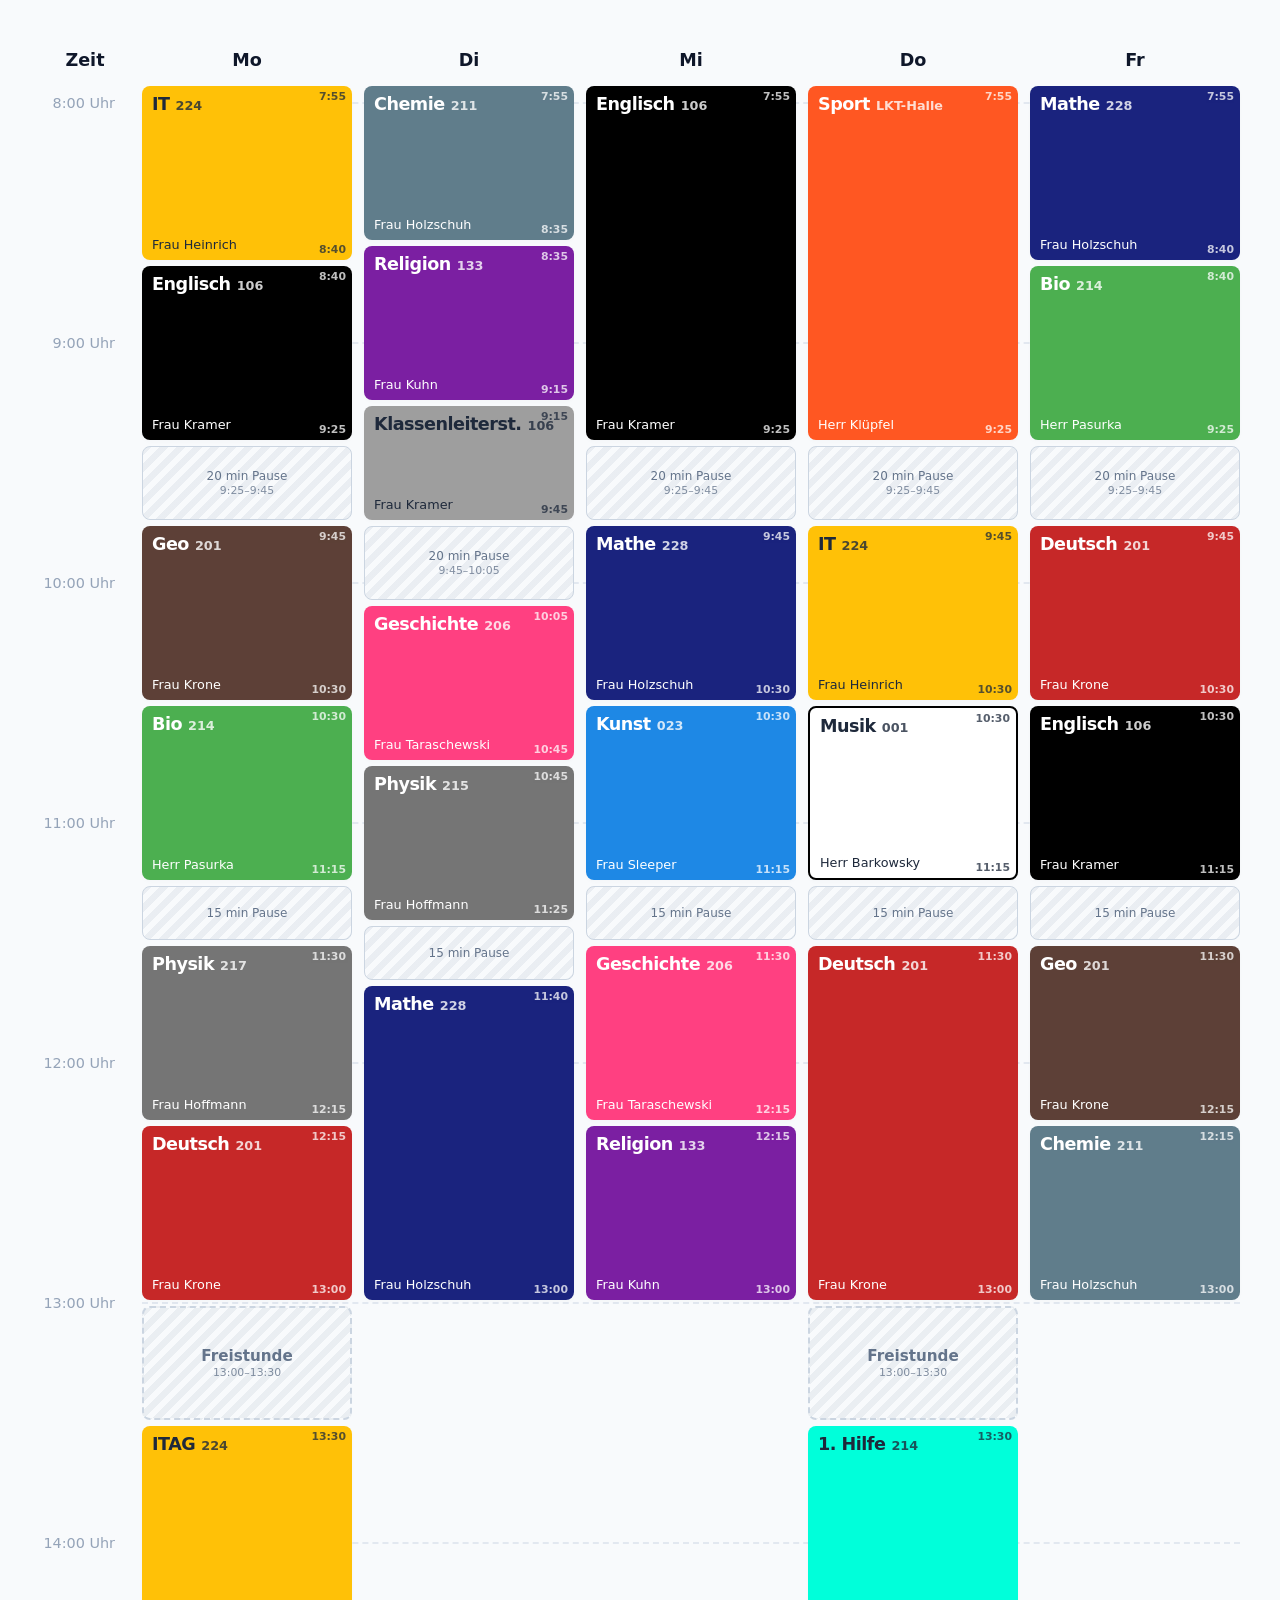
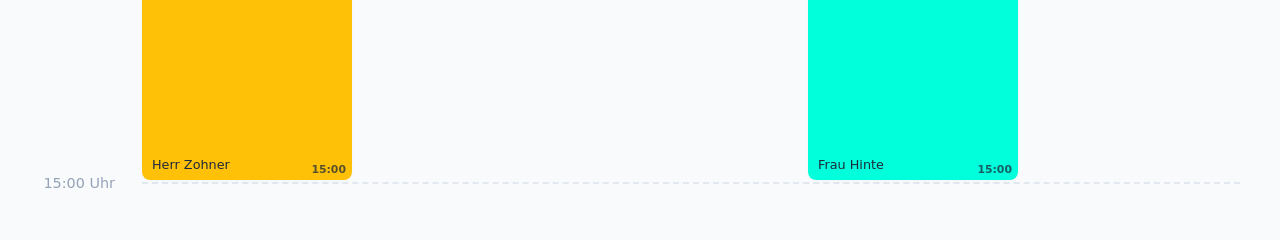
<file: index.html>
<!DOCTYPE html>
<html lang="de">
<head>
    <meta charset="UTF-8">
    <meta name="viewport" content="width=device-width, initial-scale=1.0">
    <title>Stundenplan</title>
    <style>
        :root {
            /* ============================================================
               FÄCHER – hier definieren (eine Zeile pro Fach)
               Format:  --fach-KÜRZEL: "Anzeigename | Lehrer | Raum | Farbe | Textfarbe (optional) | Randfarbe (optional)";
               (Textfarbe leer lassen = automatisch, z. B.  "... | #ffffff | | #000000"  für nur einen Rand)
               KÜRZEL = das Wort, das du unten im Plan eintippst (klein, ohne Leerzeichen)
               ============================================================ */
            --fach-it:         "IT | Frau Heinrich | 224 | #ffc107";
            --fach-englisch:   "Englisch | Frau Kramer | 106 | #000000";
            --fach-geo:        "Geo | Frau Krone | 201 | #5d4037";
            --fach-bio:        "Bio | Herr Pasurka | 214 | #4caf50";
            --fach-physik:     "Physik | Frau Hoffmann | 217 | #757575";
            --fach-deutsch:    "Deutsch | Frau Krone | 201 | #c62828";
            --fach-itag:       "ITAG | Herr Zohner | 224 | #ffc107";
            --fach-chemie:     "Chemie | Frau Holzschuh | 211 | #607d8b";
            --fach-religion:   "Religion | Frau Kuhn | 133 | #7b1fa2";
            --fach-kls:        "Klassenleiterst. | Frau Kramer | 106 | #9e9e9e";
            --fach-geschichte: "Geschichte | Frau Taraschewski | 206 | #ff4081";
            --fach-mathe:      "Mathe | Frau Holzschuh | 228 | #1a237e";
            --fach-kunst:      "Kunst | Frau Sleeper | 023 | #1e88e5";
            --fach-sport:      "Sport | Herr Klüpfel | LKT-Halle | #ff5722";
            --fach-musik:      "Musik | Herr Barkowsky | 001 | #ffffff | | #000000";
            --fach-erstehilfe: "1. Hilfe | Frau Hinte | 214 | #00ffda";

            /* ============================================================
               ZEITEN – hier einstellbar
               ============================================================ */
            --start:  "7:55";     /* Beginn der 1. Stunde */
            --stunde: 45;         /* Länge einer Stunde in Minuten */
            --pausen: "20 15";    /* Länge der Pausen der Reihe nach (letzte Zahl gilt für alle weiteren) */
            --frei:   30;         /* Länge einer Freistunde (Standard = eine Stunde) */

            --bg: #F8FAFC;
            --grid-line: #E2E8F0;
        }
        body { font-family: 'Segoe UI', system-ui, sans-serif; background-color: var(--bg); color: #1E293B; margin: 0; padding: 40px 20px; }
        .timetable-grid { --rowgap: 6px; display: grid; gap: var(--rowgap) 12px; max-width: 1200px; margin: 0 auto; position: relative; }
        .day-header { grid-row: 1; font-size: 1.1rem; font-weight: bold; text-align: center; align-self: center; color: #0F172A; }
        .time-label { grid-column: 1; align-self: start; margin-top: calc(var(--rowgap) / -2); transform: translateY(-50%); white-space: nowrap; color: #94A3B8; font-size: 0.9rem; text-align: right; padding-right: 15px; font-weight: 500; z-index: 10; }
        .hour-line { grid-column: 2 / -1; align-self: start; height: 0; border-top: 2px dashed var(--grid-line); z-index: 1; pointer-events: none; margin-top: calc(var(--rowgap) / -2 - 1px); }
        .card { border-radius: 8px; padding: 8px 10px; display: flex; flex-direction: column; justify-content: space-between; position: relative; box-shadow: 0 2px 4px rgba(0,0,0,0.02); z-index: 5; color: #1E293B; overflow: hidden; }
        .card-top { display: flex; justify-content: flex-start; align-items: baseline; gap: 6px; }
        .subject-code { font-size: 1.1rem; font-weight: 800; letter-spacing: -0.5px; }
        .room-number { font-size: 0.8rem; font-weight: 600; opacity: 0.8; }
        .subject-details { font-size: 0.8rem; font-weight: 500; margin-top: auto; white-space: nowrap; overflow: hidden; text-overflow: ellipsis; }
        .time-badge { position: absolute; font-size: 0.68rem; font-weight: 600; opacity: 0.75; }
        .time-badge.start { top: 4px; right: 6px; }
        .time-badge.end { bottom: 4px; right: 6px; }
        .break-zone, .free-zone { z-index: 6; border-radius: 8px; display: flex; flex-direction: column; align-items: center; justify-content: center; text-align: center; line-height: 1.25; box-sizing: border-box; overflow: hidden;
            background: repeating-linear-gradient(135deg, rgba(148,163,184,.14) 0 6px, transparent 6px 12px), var(--bg); }
        .break-zone { color: #64748B; font-size: 0.75rem; font-weight: 500; border: 1px solid #CBD5E1; }
        .free-zone { color: #64748B; font-size: 0.95rem; font-weight: 700; border: 2px dashed #CBD5E1; }
        .free-zone small, .break-zone small { font-size: 0.68rem; font-weight: 500; opacity: .8; }
        .now-line { position: absolute; height: 2px; background: #3B82F6; z-index: 20; pointer-events: none; display: none; }
        .now-line::before { content: ""; position: absolute; left: -3px; top: -4px; width: 10px; height: 10px; border-radius: 50%; background: #3B82F6; }
        .fehler { max-width: 1200px; margin: 0 auto 20px; padding: 10px 14px; border-radius: 8px; background: #FEE2E2; color: #991B1B; font-size: 0.9rem; }
        .fehler:empty { display: none; }

        /* ---------- Handy / schmale Bildschirme ---------- */
        .timetable-grid { --zeitcol: 90px; }
        @media (max-width: 700px) {
            body { padding: 16px 8px; }
            .timetable-grid { --zeitcol: 40px; --rowgap: 4px; gap: var(--rowgap) 5px; }
            .day-header { font-size: 0.85rem; }
            .time-label { font-size: 0.68rem; padding-right: 4px; }
            .time-label .uhr { display: none; }
            .card { padding: 4px 4px; border-radius: 6px; }
            .card-top { flex-wrap: wrap; gap: 0 4px; }
            .subject-code { font-size: 0.62rem; letter-spacing: 0; overflow-wrap: anywhere; hyphens: auto; -webkit-hyphens: auto; }
            .room-number { font-size: 0.58rem; }
            .subject-details { font-size: 0.55rem; }
            .time-badge { display: none; }
            .break-zone, .free-zone { font-size: 0.6rem; border-radius: 6px; }
            .break-zone small, .free-zone small { display: none; }
        }
    </style>
</head>
<body>
    <div class="fehler" id="fehler"></div>
    <div class="timetable-grid" id="grid"></div>

    <!-- ================================================================
         STUNDENPLAN – hier eintippen (eine Zeile pro Tag)
         Einfach die Fächer nacheinander schreiben:

           Mathe Deutsch Pause Sport Sport Pause ...

         Regeln:
           • Ein Fach = eine Stunde (Länge oben in :root bei --stunde).
             Zwei gleiche hintereinander = eine Doppelstunde.
           • Pause  = Länge aus --pausen (1. Pause, 2. Pause, ...)
           • Frei   = Freistunde (Länge aus --frei, normalerweise eine Stunde)
           • Andere Länge:    Chemie:40   Pause:10   Frei:30
           • Anderer Raum:    Physik/215   (Raum nur an diesem Tag)
           • Beides:          Physik/215:40
           • Start-Uhrzeit steht oben in :root (--start). Zeilen mit # davor werden ignoriert.
         ================================================================ -->
    <script type="text/plain" id="plan">
Mo: IT Englisch Pause Geo Bio Pause Physik Deutsch Frei ITAG ITAG
Di: Chemie:40 Religion:40 Kls:30 Pause Geschichte:40 Physik/215:40 Pause Mathe:40 Mathe:40
Mi: Englisch Englisch Pause Mathe Kunst Pause Geschichte Religion
Do: Sport Sport Pause IT Musik Pause Deutsch Deutsch Frei Erstehilfe Erstehilfe
Fr: Mathe Bio Pause Deutsch Englisch Pause Geo Chemie
    </script>

    <script>
    /* ---------- ab hier nichts ändern nötig ---------- */
    (function () {
        var rs = getComputedStyle(document.documentElement);
        function cfg(name, def) { var v = rs.getPropertyValue(name).trim().replace(/^["']|["']$/g, ""); return v || def; }
        var st = cfg("--start", "7:55").split(":");
        var START = (parseInt(st[0], 10) || 7) * 60 + (parseInt(st[1], 10) || 0);
        var STUNDE = parseInt(cfg("--stunde", "45"), 10) || 45;
        var FREI = parseInt(cfg("--frei", "45"), 10) || STUNDE;
        var PAUSEN = cfg("--pausen", "20 15").split(/[\s,]+/).map(Number).filter(function (n) { return n > 0; });
        if (!PAUSEN.length) PAUSEN = [20, 15];
        var TAGE = ["mo", "di", "mi", "do", "fr", "sa"];
        var NAMEN = { mo: "Mo", di: "Di", mi: "Mi", "do": "Do", fr: "Fr", sa: "Sa" };
        var fehler = [];

        function fmt(m) { return Math.floor(m / 60) + ":" + String(m % 60).padStart(2, "0"); }
        function fg(hex) {
            var n = parseInt(hex.slice(1), 16), r = n >> 16, g = (n >> 8) & 255, b = n & 255;
            return (r * 299 + g * 587 + b * 114) / 1000 > 150 ? "#1E293B" : "#fff";
        }
        function el(cls, text, tag) {
            var e = document.createElement(tag || "div");
            if (cls) e.className = cls;
            if (text != null) e.textContent = text;
            return e;
        }

        /* Fächer aus :root lesen */
        function leseFaecher() {
            var out = {};
            for (var s = 0; s < document.styleSheets.length; s++) {
                var rules; try { rules = document.styleSheets[s].cssRules; } catch (e) { continue; }
                for (var i = 0; i < rules.length; i++) {
                    if (rules[i].selectorText !== ":root") continue;
                    var st = rules[i].style;
                    for (var j = 0; j < st.length; j++) {
                        var n = st[j];
                        if (n.indexOf("--fach-") !== 0) continue;
                        var v = st.getPropertyValue(n).trim().replace(/^["']|["']$/g, "");
                        var p = v.split("|").map(function (x) { return x.trim(); });
                        out[n.slice(7).toLowerCase()] = { name: p[0], lehrer: p[1] || "", raum: p[2] || "", farbe: p[3] || "#CBD5E1", text: p[4] || "", rand: p[5] || "" };
                    }
                }
            }
            return out;
        }
        var faecher = leseFaecher();

        /* Plan lesen */
        var plan = {};
        document.getElementById("plan").textContent.split("\n").forEach(function (z) {
            z = z.trim();
            if (!z || z[0] === "#" || z.slice(0, 2) === "//") return;
            var i = z.indexOf(":");
            if (i < 0) return;
            var tag = z.slice(0, i).trim().toLowerCase().slice(0, 2);
            if (TAGE.indexOf(tag) < 0) { fehler.push("Unbekannter Tag: " + z.slice(0, i)); return; }
            plan[tag] = z.slice(i + 1).trim().split(/\s+/).filter(Boolean);
        });
        var tage = TAGE.filter(function (t) { return plan[t]; });
        if (!tage.length) { document.getElementById("fehler").textContent = "Kein Plan gefunden – bitte Zeilen wie „Mo: Mathe Deutsch Pause“ eintragen."; return; }

        /* Zeiten berechnen */
        var items = [], maxEnd = START + 6 * 60;
        tage.forEach(function (t, ci) {
            var time = START, pausen = 0, last = null;
            plan[t].forEach(function (tok) {
                var teile = tok.split(":");
                var haupt = teile[0].split("/");
                var key0 = haupt[0], key = key0.toLowerCase(), raumOv = haupt[1] || "";
                var dur = parseInt(teile[1], 10) || 0;

                if (key === "pause") {
                    dur = dur || PAUSEN[Math.min(pausen++, PAUSEN.length - 1)];
                    items.push({ ci: ci, kind: "pause", start: time, dur: dur });
                    time += dur; last = null; return;
                }
                if (key === "frei") {
                    dur = dur || FREI;
                    items.push({ ci: ci, kind: "frei", start: time, dur: dur });
                    time += dur; last = null; return;
                }
                dur = dur || STUNDE;
                var f = faecher[key];
                if (!f) fehler.push("Fach „" + key0 + "“ (" + NAMEN[t] + ") ist oben in :root nicht definiert (--fach-" + key + ").");
                var raum = raumOv || (f ? f.raum : "");
                if (last && last.key === key && last.raum === raum) {
                    last.dur += dur;
                } else {
                    last = { ci: ci, kind: "fach", key: key, f: f, label: key0, raum: raum, start: time, dur: dur };
                    items.push(last);
                }
                time += dur;
            });
            maxEnd = Math.max(maxEnd, time);
        });

        /* Raster aufbauen */
        var grid = document.getElementById("grid");
        var endH = Math.ceil(maxEnd / 60);
        var rows = Math.round((endH * 60 - START) / 5) + 1;
        grid.style.gridTemplateColumns = "var(--zeitcol) repeat(" + tage.length + ", minmax(0, 1fr))";
        grid.style.gridTemplateRows = "40px repeat(" + rows + ", 14px)";

        var zeit = el("day-header", "Zeit"); zeit.style.gridColumn = 1; grid.appendChild(zeit);
        tage.forEach(function (t, ci) {
            var h = el("day-header", NAMEN[t]); h.style.gridColumn = ci + 2; grid.appendChild(h);
        });
        for (var h = Math.floor(START / 60) + (START % 60 ? 1 : 0); h <= endH; h++) {
            var row = 2 + Math.round((h * 60 - START) / 5);
            var l = el("time-label", h + ":00 "); l.appendChild(el("uhr", "Uhr", "span")); l.style.gridRow = row; grid.appendChild(l);
            var ln = el("hour-line"); ln.style.gridRow = row; grid.appendChild(ln);
        }

        items.forEach(function (it) {
            var e, row = 2 + Math.round((it.start - START) / 5), span = Math.max(1, Math.round(it.dur / 5));
            var zeitText = fmt(it.start) + "–" + fmt(it.start + it.dur);
            if (it.kind === "pause") {
                e = el("break-zone"); e.title = zeitText;
                e.appendChild(el("", it.dur + " min Pause", "span"));
                if (span >= 4) e.appendChild(el("", zeitText, "small"));
            } else if (it.kind === "frei") {
                e = el("free-zone"); e.title = zeitText;
                e.appendChild(el("", "Freistunde", "span"));
                if (span >= 4) e.appendChild(el("", zeitText, "small"));
            }
            else {
                e = el("card");
                var f = it.f || { name: it.label, lehrer: "", farbe: "#E5E7EB", text: "" };
                e.style.background = f.farbe;
                e.style.color = f.text || fg(f.farbe);
                if (f.rand) e.style.border = "2px solid " + f.rand;
                var top = el("card-top");
                top.appendChild(el("subject-code", f.name, "span"));
                if (it.raum) top.appendChild(el("room-number", it.raum, "span"));
                e.appendChild(top);
                e.appendChild(el("subject-details", f.lehrer));
                e.appendChild(el("time-badge start", fmt(it.start), "span"));
                e.appendChild(el("time-badge end", fmt(it.start + it.dur), "span"));
            }
            e.style.gridColumn = it.ci + 2;
            e.style.gridRow = row + " / span " + span;
            grid.appendChild(e);
        });

        /* Blaue "Jetzt"-Linie im heutigen Tag */
        var jetzt = el("now-line");
        grid.appendChild(jetzt);
        function zeigeJetzt() {
            var d = new Date();
            var ci = tage.indexOf(["so", "mo", "di", "mi", "do", "fr", "sa"][d.getDay()]);
            var m = d.getHours() * 60 + d.getMinutes() + d.getSeconds() / 60;
            if (ci < 0 || m < START || m > endH * 60) { jetzt.style.display = "none"; return; }
            var kopf = grid.querySelectorAll(".day-header")[ci + 1];
            var gap = parseFloat(getComputedStyle(grid).rowGap) || 6;
            jetzt.style.left = kopf.offsetLeft + "px";
            jetzt.style.width = kopf.offsetWidth + "px";
            jetzt.style.top = (40 + gap + (m - START) / 5 * (14 + gap) - gap / 2 - 1) + "px";
            jetzt.style.display = "block";
        }
        zeigeJetzt();
        setInterval(zeigeJetzt, 30000);
        window.addEventListener("resize", zeigeJetzt);

        document.getElementById("fehler").textContent = fehler.join(" ");
    })();
    </script>
</body>
</html>
</file>
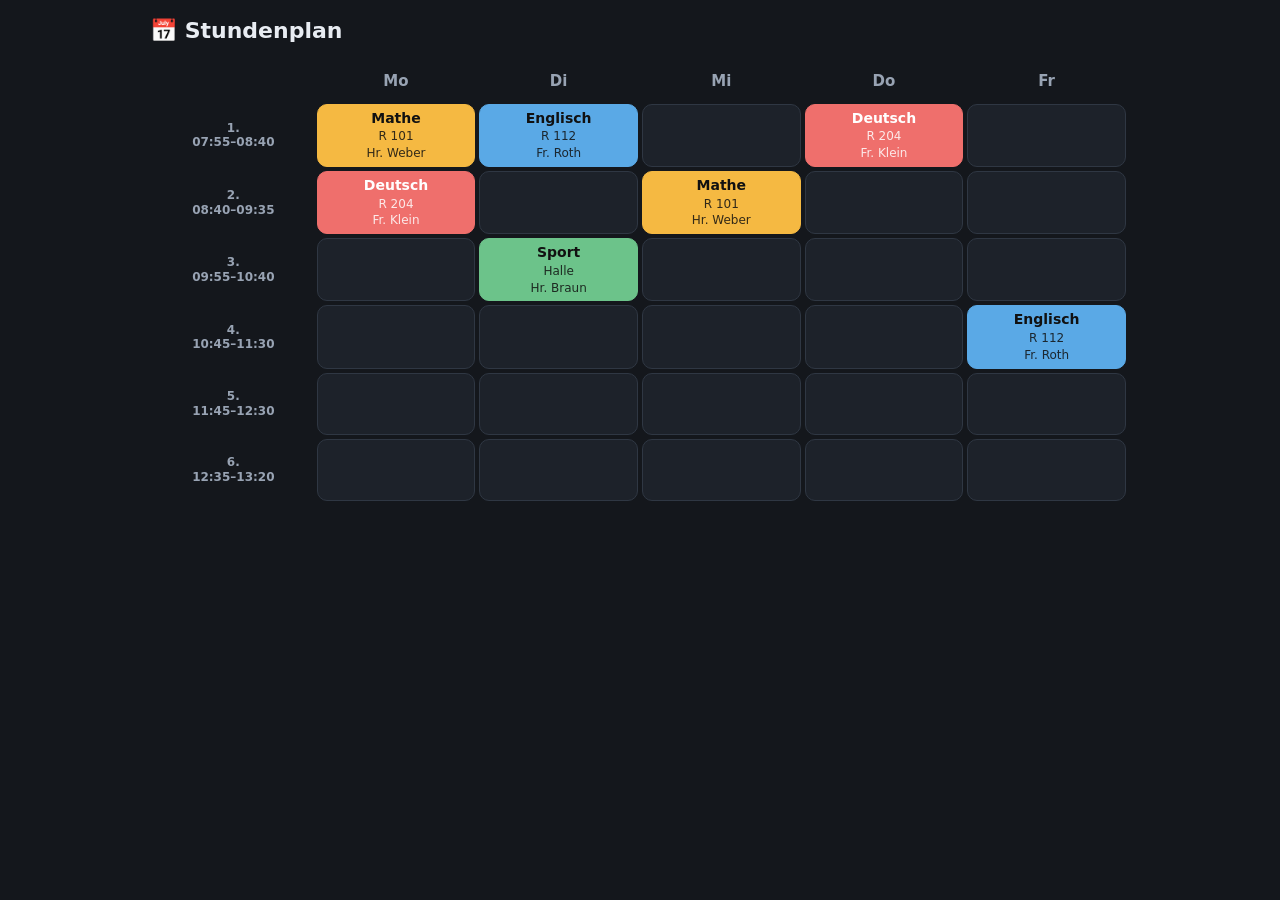
<file: Stundenplan.html>
<!DOCTYPE html>
<html lang="de" data-frame-refused-watch="" __gcrremoteframetoken="e8f2737ebd00de74ac87d27f30fb0242" data-theme="dark" style="color-scheme: dark;"><head>
<meta charset="utf-8">
<meta name="viewport" content="width=device-width, initial-scale=1, viewport-fit=cover">
<title>Stundenplan</title>
<style>
:root{--bg:#f6f7f9;--card:#fff;--tx:#1c2430;--mu:#6b7686;--bd:#dde1e8;--ac:#3b6ef5;
box-sizing:border-box;padding-top:env(safe-area-inset-top,0px);padding-bottom:env(safe-area-inset-bottom,0px)}
@media (prefers-color-scheme:dark){:root:not([data-theme="light"]){--bg:#14171c;--card:#1d222a;--tx:#e8ecf2;--mu:#98a3b3;--bd:#2f3743;--ac:#6d93ff}}
:root[data-theme="dark"]{--bg:#14171c;--card:#1d222a;--tx:#e8ecf2;--mu:#98a3b3;--bd:#2f3743;--ac:#6d93ff}
html{scroll-padding-top:env(safe-area-inset-top,0px)}
body{margin:0;background:var(--bg);color:var(--tx);font:15px/1.4 system-ui,-apple-system,"Segoe UI",Roboto,sans-serif}
main{max-width:980px;margin:0 auto;padding:16px}
header{display:flex;align-items:center;justify-content:space-between;gap:8px;flex-wrap:wrap;margin-bottom:12px}
h1{font-size:22px;margin:0}
button{font:inherit;border:1px solid var(--bd);background:var(--card);color:var(--tx);border-radius:8px;padding:7px 12px;cursor:pointer}
button.p{background:var(--ac);border-color:var(--ac);color:#fff}
.wrap{overflow-x:auto}
table{border-collapse:separate;border-spacing:4px;width:100%;min-width:560px;table-layout:fixed}
th{font-weight:600;padding:8px 4px;color:var(--mu)}
th.today{color:var(--ac)}
th.per{width:78px;font-size:12px;line-height:1.2}
th.per input{width:100%;box-sizing:border-box;font-size:12px}
td{height:62px;padding:0;vertical-align:middle;text-align:center}
.c{border-radius:10px;height:100%;min-height:62px;display:flex;flex-direction:column;justify-content:center;padding:4px;box-sizing:border-box;border:1px solid var(--bd);background:var(--card)}
.c b{font-size:14px}.c small{opacity:.85;font-size:12px}
.c.now{outline:3px solid var(--ac)}
.c select{width:100%}
.panel{background:var(--card);border:1px solid var(--bd);border-radius:12px;padding:12px;margin-top:16px}
.panel h2{font-size:16px;margin:0 0 8px}
.sub{display:grid;grid-template-columns:44px 1.4fr 1fr 1fr auto;gap:6px;margin-bottom:6px;align-items:center}
input,select{font:inherit;color:var(--tx);background:var(--bg);border:1px solid var(--bd);border-radius:6px;padding:6px;min-width:0}
input[type=color]{padding:0;height:34px;width:44px}
.msg{color:var(--mu);font-size:13px;margin-top:8px}
@media(max-width:560px){.sub{grid-template-columns:44px 1fr 1fr}.sub input:nth-child(4),.sub button{grid-column:span 1}}
</style>
</head>
<body data-__gcrweb-annotatedpagecontent-processed="33761265912582BC33E10A59C63ECD7B">
<main>
<header><h1>📅 Stundenplan</h1><div id="bar"></div></header>
<div id="app"></div>
<div class="msg" id="msg"></div>
</main>
<script id="state" type="application/json">{"days":["Mo","Di","Mi","Do","Fr"],"periods":[{"s":"07:55","e":"08:40"},{"s":"08:40","e":"09:35"},{"s":"09:55","e":"10:40"},{"s":"10:45","e":"11:30"},{"s":"11:45","e":"12:30"},{"s":"12:35","e":"13:20"}],"subjects":[{"id":"m","name":"Mathe","room":"R 101","teacher":"Hr. Weber","color":"#f5b942"},{"id":"d","name":"Deutsch","room":"R 204","teacher":"Fr. Klein","color":"#ef6f6c"},{"id":"e","name":"Englisch","room":"R 112","teacher":"Fr. Roth","color":"#5aa9e6"},{"id":"s","name":"Sport","room":"Halle","teacher":"Hr. Braun","color":"#6cc38a"}],"slots":{"0-0":"m","0-1":"d","1-0":"e","1-2":"s","2-1":"m","3-0":"d","4-3":"e"}}</script>
<script id="app-js">
(function(){
var S=JSON.parse(document.getElementById("state").textContent);
var edit=false,dirty=false,art=null,canEdit=false;
var app=document.getElementById("app"),bar=document.getElementById("bar"),msg=document.getElementById("msg");
function el(t,p,kids){var e=document.createElement(t);for(var k in (p||{})){if(k==="text")e.textContent=p[k];else if(k==="on")for(var ev in p.on)e.addEventListener(ev,p.on[ev]);else if(k in e&&k!=="list")e[k]=p[k];else e.setAttribute(k,p[k]);}(kids||[]).forEach(function(c){e.appendChild(c)});return e}
function sub(id){return S.subjects.filter(function(s){return s.id===id})[0]}
function fg(hex){var n=parseInt(hex.slice(1),16),r=n>>16,g=(n>>8)&255,b=n&255;return (r*299+g*587+b*114)/1000>150?"#111":"#fff"}
function mins(t){var a=t.split(":");return +a[0]*60+ +a[1]}
function nowPos(){var d=new Date(),day=d.getDay()-1,m=d.getHours()*60+d.getMinutes(),p=-1;S.periods.forEach(function(x,i){if(m>=mins(x.s)&&m<=mins(x.e))p=i});return{day:day,p:p}}
function render(){
 var np=nowPos();app.textContent="";bar.textContent="";
 if(canEdit){
  if(!edit)bar.appendChild(el("button",{text:"✏️ Bearbeiten",on:{click:function(){edit=true;render()}}}));
  else{bar.appendChild(el("button",{text:"Abbrechen",on:{click:function(){location.reload()}}}));bar.appendChild(document.createTextNode(" "));bar.appendChild(el("button",{className:"p",text:"💾 Speichern",on:{click:save}}));}
 }
 var t=el("table"),hr=el("tr");hr.appendChild(el("th"));
 S.days.forEach(function(d,i){hr.appendChild(el("th",{text:d,className:i===np.day?"today":""}))});t.appendChild(hr);
 S.periods.forEach(function(p,pi){
  var r=el("tr"),th=el("th",{className:"per"});
  if(edit){th.appendChild(el("input",{value:p.s,type:"time",on:{change:function(e){p.s=e.target.value;dirty=true}}}));th.appendChild(el("input",{value:p.e,type:"time",on:{change:function(e){p.e=e.target.value;dirty=true}}}));}
  else{th.appendChild(el("div",{text:(pi+1)+"."}));th.appendChild(el("div",{text:p.s+"–"+p.e}));}
  r.appendChild(th);
  S.days.forEach(function(d,di){
   var key=di+"-"+pi,s=sub(S.slots[key]),td=el("td"),c=el("div",{className:"c"+(di===np.day&&pi===np.p?" now":"")});
   if(edit){
    var sel=el("select");sel.appendChild(el("option",{value:"",text:"—"}));
    S.subjects.forEach(function(x){sel.appendChild(el("option",{value:x.id,text:x.name,selected:x.id===S.slots[key]}))});
    sel.addEventListener("change",function(){if(sel.value)S.slots[key]=sel.value;else delete S.slots[key];dirty=true;render()});
    c.appendChild(sel);
   }
   if(s){c.style.background=s.color;c.style.color=fg(s.color);c.style.borderColor=s.color;
    if(!edit){c.appendChild(el("b",{text:s.name}));if(s.room)c.appendChild(el("small",{text:s.room}));if(s.teacher)c.appendChild(el("small",{text:s.teacher}));}}
   td.appendChild(c);r.appendChild(td)});
  t.appendChild(r)});
 app.appendChild(el("div",{className:"wrap"},[t]));
 if(edit)editor();
}
function editor(){
 var pn=el("div",{className:"panel"});pn.appendChild(el("h2",{text:"Fächer"}));
 S.subjects.forEach(function(s){
  function f(k,ph){return el("input",{value:s[k]||"",placeholder:ph,on:{input:function(e){s[k]=e.target.value;dirty=true},change:render}})}
  var row=el("div",{className:"sub"});
  row.appendChild(el("input",{type:"color",value:s.color,on:{input:function(e){s.color=e.target.value;dirty=true},change:render}}));
  row.appendChild(f("name","Name"));row.appendChild(f("room","Raum"));row.appendChild(f("teacher","Lehrer/in"));
  row.appendChild(el("button",{text:"🗑",title:"Löschen",on:{click:function(){
   S.subjects=S.subjects.filter(function(x){return x!==s});
   for(var k in S.slots)if(S.slots[k]===s.id)delete S.slots[k];dirty=true;render()}}}));
  pn.appendChild(row)});
 pn.appendChild(el("button",{text:"+ Fach hinzufügen",on:{click:function(){
  S.subjects.push({id:"f"+Date.now().toString(36),name:"Neues Fach",room:"",teacher:"",color:"#a78bfa"});dirty=true;render()}}}));
 var pp=el("div",{className:"panel"});pp.appendChild(el("h2",{text:"Stunden"}));
 pp.appendChild(el("button",{text:"+ Stunde",on:{click:function(){var l=S.periods[S.periods.length-1];S.periods.push({s:l?l.e:"08:00",e:l?l.e:"08:45"});dirty=true;render()}}}));
 pp.appendChild(document.createTextNode(" "));
 pp.appendChild(el("button",{text:"− Letzte Stunde",on:{click:function(){if(S.periods.length>1){var i=S.periods.length-1;S.periods.pop();for(var k in S.slots)if(+k.split("-")[1]===i)delete S.slots[k];dirty=true;render()}}}}));
 app.appendChild(pn);app.appendChild(pp);
}
function save(){
 if(!art)return;
 var c=document.documentElement.cloneNode(true);
 c.querySelector("#app").innerHTML="";c.querySelector("#msg").innerHTML="";c.querySelector("#bar").innerHTML="";
 c.querySelector("#state").textContent=JSON.stringify(S).replace(/</g,"\\u003c");
 msg.textContent="Speichere …";
 art.publish("<!DOCTYPE html>\n"+c.outerHTML).then(function(){msg.textContent="Gespeichert – alle Geräte sehen jetzt den neuen Plan."}).catch(function(e){
  msg.textContent=(e&&e.code==="conflict")?"Jemand anderes hat gerade gespeichert – Seite wird neu geladen.":"Speichern nicht möglich: "+((e&&e.code)||"Fehler")});
}
render();
if(window.claude&&claude.use){
 Promise.all([claude.use("artifact"),claude.use("user")]).then(function(r){
  art=r[0];var u=r[1];canEdit=!!(art&&u&&u.canEdit&&u.canEdit());render();
 }).catch(function(){});
}
setInterval(function(){if(!edit)render()},60000);
})();
</script>


</body></html>
</file>
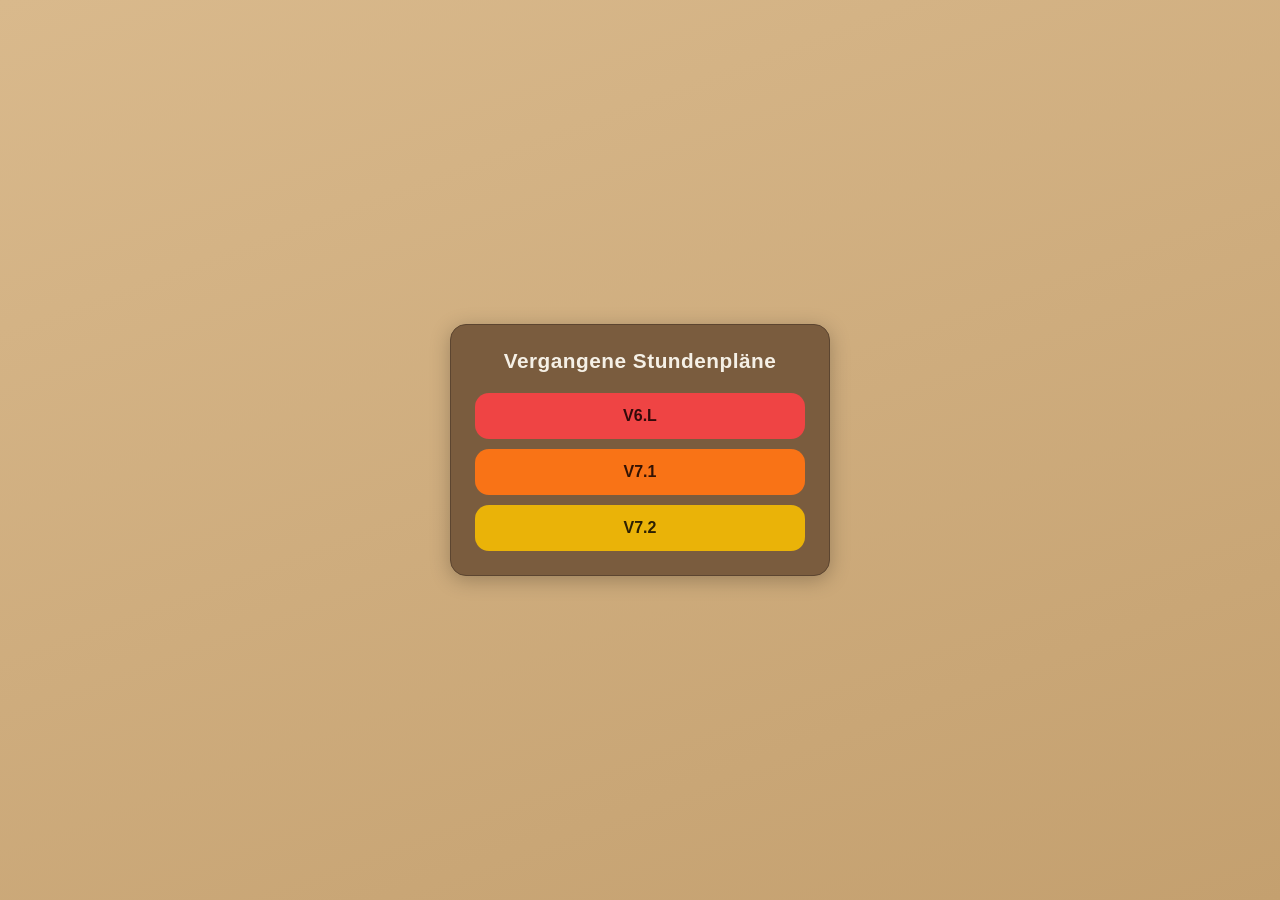
<file: Test.html>
<!DOCTYPE html>
<html lang="de">
<head>
    <meta charset="UTF-8">
    <meta name="viewport" content="width=device-width, initial-scale=1.0">
    <title>Vergangene Stundenpläne</title>
    <style>
        :root {            
            --red: #ef4444;
            --red-dark: #b91c1c;
            --red-text: #330a0a;
            --yellow: #eab308;
            --yellow-dark: #a16207;
            --yellow-text: #2d2003;
            --orange: #f97316;
            --orange-dark: #c2410c;
            --orange-text: #331304;
            --green: #4ade80;
            --green-dark: #34c073;
            --green-text: #10331e;
            --blue: #38bdf8;
            --blue-dark: #1fa8e0;
            --blue-text: #072a3a;
            --Notenapp-blue: #008EE6;
            --Notenapp-blue-dark: #0468AB;
            --Notenapp-blue-text: #021B2B;
            --purple: #a855f7;
            --purple-dark: #7e22ce;
            --purple-text: #2e1065;
            --bg-start: #d9b98c;
            --bg-end: #c4a06f;
            --card-bg: #7a5c3e;
            --text: #f5f0e6;
            --muted: #8fa3a0;
            --border: #5c4530;
            --error-bg: #3a0d0d;
            --error-text: #f87171;
            --success-bg: #10331e;
            --success-text: #4ade80;
        }
        * { box-sizing: border-box; }
        body {
            margin: 0;
            min-height: 100vh;
            display: flex;
            align-items: center;
            justify-content: center;
            padding: 20px;
            background: linear-gradient(160deg, var(--bg-start), var(--bg-end));
            font-family: -apple-system, BlinkMacSystemFont, "Segoe UI", Roboto, sans-serif;
            color: var(--text);
        }
        .card {
            background: var(--card-bg);
            padding: 24px;
            border-radius: 16px;
            border: 1px solid var(--border);
            box-shadow: 0 4px 20px rgba(0,0,0,0.25);
            text-align: center;
            width: 100%;
            max-width: 380px;
        }
        h2 {
            font-size: 1.3rem;
            margin: 0 0 20px;
            letter-spacing: 0.5px;
            color: var(--text);
        }

        .downloads { display: flex; flex-direction: column; gap: 10px; }

        button {
            width: 100%;
            padding: 14px;
            font-size: 16px;
            font-weight: 600;
            border: none;
            border-radius: 14px;
            cursor: pointer;
            display: flex;
            align-items: center;
            justify-content: center;
            gap: 8px;
            transition: transform 0.1s ease, opacity 0.15s ease;
        }
        button:active:not(:disabled) { transform: scale(0.96); }
        button:disabled { cursor: not-allowed; opacity: 0.7; }
        button:focus-visible { outline: 3px solid var(--blue); outline-offset: 2px; }

        /*Rot*/
        button[data-color="red"] { background: var(--red); color: var(--red-text); }
        button[data-color="red"]:hover:not(:disabled) { background: var(--red-dark); }   
        /*Orange*/
        button[data-color="orange"] { background: var(--orange); color: var(--orange-text); }
        button[data-color="orange"]:hover:not(:disabled) { background: var(--orange-dark); }   
        /*Gelb*/
        button[data-color="yellow"] { background: var(--yellow); color: var(--yellow-text); }
        button[data-color="yellow"]:hover:not(:disabled) { background: var(--yellow-dark); }
        /*Grün*/
        button[data-color="green"] { background: var(--green); color: var(--green-text); }
        button[data-color="green"]:hover:not(:disabled) { background: var(--green-dark); }
        /*Blau*/
        button[data-color="blue"] { background: var(--blue); color: var(--blue-text); }
        button[data-color="blue"]:hover:not(:disabled) { background: var(--blue-dark); }
        /*Notenapp-Blau*/
        button[data-color="Notenapp-blue"] { background: var(--Notenapp-blue); color: var(--Notenapp-blue-text); }
        button[data-color="Notenapp-blue"]:hover:not(:disabled) { background: var(--Notenapp-blue-dark); }
        /*Lila*/
        button[data-color="purple"] { background: var(--purple); color: var(--purple-text); }
        button[data-color="purple"]:hover:not(:disabled) { background: var(--purple-dark); }


        
        .spinner {
            width: 15px;
            height: 15px;
            border: 2px solid rgba(0,0,0,0.25);
            border-top-color: rgba(0,0,0,0.65);
            border-radius: 50%;
            animation: spin 0.7s linear infinite;
            flex-shrink: 0;
        }
        @keyframes spin { to { transform: rotate(360deg); } }

        .status {
            font-size: 13px;
            text-align: left;
            border-radius: 10px;
            padding: 12px;
            margin-top: 6px;
            word-break: break-word;
            display: none;
            white-space: pre-line;
        }
        .status.error {
            background: var(--error-bg);
            color: var(--error-text);
            border: 1px solid rgba(248,113,113,0.3);
        }
        .status.success {
            background: var(--success-bg);
            color: var(--success-text);
            border: 1px solid rgba(74,222,128,0.3);
        }

        @media (prefers-reduced-motion: reduce) {
            .spinner { animation: none; }
        }
    </style>
</head>
<body>

    <div class="card">
        <h2>Vergangene Stundenpläne</h2>

        <div class="downloads" id="downloads"></div>

        <div id="status" class="status" role="status" aria-live="polite"></div>
    </div>

    <script>
    // Konfiguration: hier neue Downloads einfach ergänzen
    const files = [
        {
            id: '6_L',
            label: 'V6.L',
            color: 'red',
            url: 'https://raw.githubusercontent.com/SigmaSites/Stundenplan/refs/heads/main/pdf/6_L.pdf',
            filename: '6_L.pdf'
        },
        {
            id: '7_1',
            label: 'V7.1',
            color: 'orange',
            url: 'https://raw.githubusercontent.com/SigmaSites/Stundenplan/refs/heads/main/pdf/7_1.pdf',
            filename: '7_1.pdf'
        },
        {
            id: '7_2',
            label: 'V7.2',
            color: 'yellow',
            url: 'https://raw.githubusercontent.com/SigmaSites/Stundenplan/refs/heads/main/pdf/7_2.pdf',
            filename: '7_2.pdf'
        },
        /*{
            id: 'test',
            label: 'Test',
            color: 'Notenapp-blue',
            url: 'https://raw.githubusercontent.com/SigmaSites/Stundenplan/refs/heads/main/pdf/test.pdf',
            filename: 'Test.html'
        },*/

    ];

    const downloadsContainer = document.getElementById('downloads');
    const statusBox = document.getElementById('status');

    // Buttons dynamisch aus der Konfiguration erzeugen
    files.forEach(file => {
        const btn = document.createElement('button');
        btn.dataset.color = file.color;
        btn.dataset.fileId = file.id;
        btn.textContent = file.label;
        btn.addEventListener('click', () => handleDownload(file, btn));
        downloadsContainer.appendChild(btn);
    });

    function setStatus(type, message) {
        statusBox.className = 'status ' + type;
        statusBox.textContent = message;
        statusBox.style.display = 'block';
    }

    function clearStatus() {
        statusBox.style.display = 'none';
        statusBox.textContent = '';
    }

    function setButtonLoading(btn, isLoading, originalLabel) {
        btn.disabled = isLoading;
        if (isLoading) {
            btn.innerHTML = '';
            const spinner = document.createElement('span');
            spinner.className = 'spinner';
            const text = document.createElement('span');
            text.textContent = 'Wird geladen …';
            btn.appendChild(spinner);
            btn.appendChild(text);
        } else {
            btn.textContent = originalLabel;
        }
    }

    async function handleDownload(file, btn) {
        clearStatus();
        setButtonLoading(btn, true, file.label);

        // Timeout, falls die Verbindung hängen bleibt
        const controller = new AbortController();
        const timeoutId = setTimeout(() => controller.abort(), 15000);

        try {
            const response = await fetch(file.url, {
                cache: 'no-store',
                signal: controller.signal
            });
            clearTimeout(timeoutId);

            if (!response.ok) {
                throw new Error('GitHub-Status ' + response.status + ' – Datei nicht gefunden oder nicht erreichbar.');
            }

            // Als Blob übernehmen (erhält Zeichenkodierung exakt, kein Text-Umweg nötig)
            const blob = await response.blob();
            const objectUrl = URL.createObjectURL(blob);

            const link = document.createElement('a');
            link.href = objectUrl;
            link.download = file.filename;
            document.body.appendChild(link);
            link.click();
            link.remove();
            URL.revokeObjectURL(objectUrl);

            setStatus('success', '„' + file.filename + '" wurde heruntergeladen.');

        } catch (error) {
            clearTimeout(timeoutId);
            let detail = error.message;
            let hint = '';

            if (error.name === 'AbortError') {
                detail = 'Zeitüberschreitung – die Datei hat zu lange zum Laden gebraucht.';
                hint = 'Prüfen Sie Ihre Internetverbindung und versuchen Sie es erneut.';
            } else if (error.message.includes('Failed to fetch') || error.name === 'TypeError') {
                hint = 'Das deutet meist auf ein CORS-Problem hin: Laden Sie diese Seite von einem echten Webserver (z. B. GitHub Pages), statt sie lokal als Datei zu öffnen.';
            }

            setStatus('error', 'Fehler: ' + detail + (hint ? '\n\n' + hint : ''));
        } finally {
            setButtonLoading(btn, false, file.label);
        }
    }
    </script>
</body>
</html>
</file>
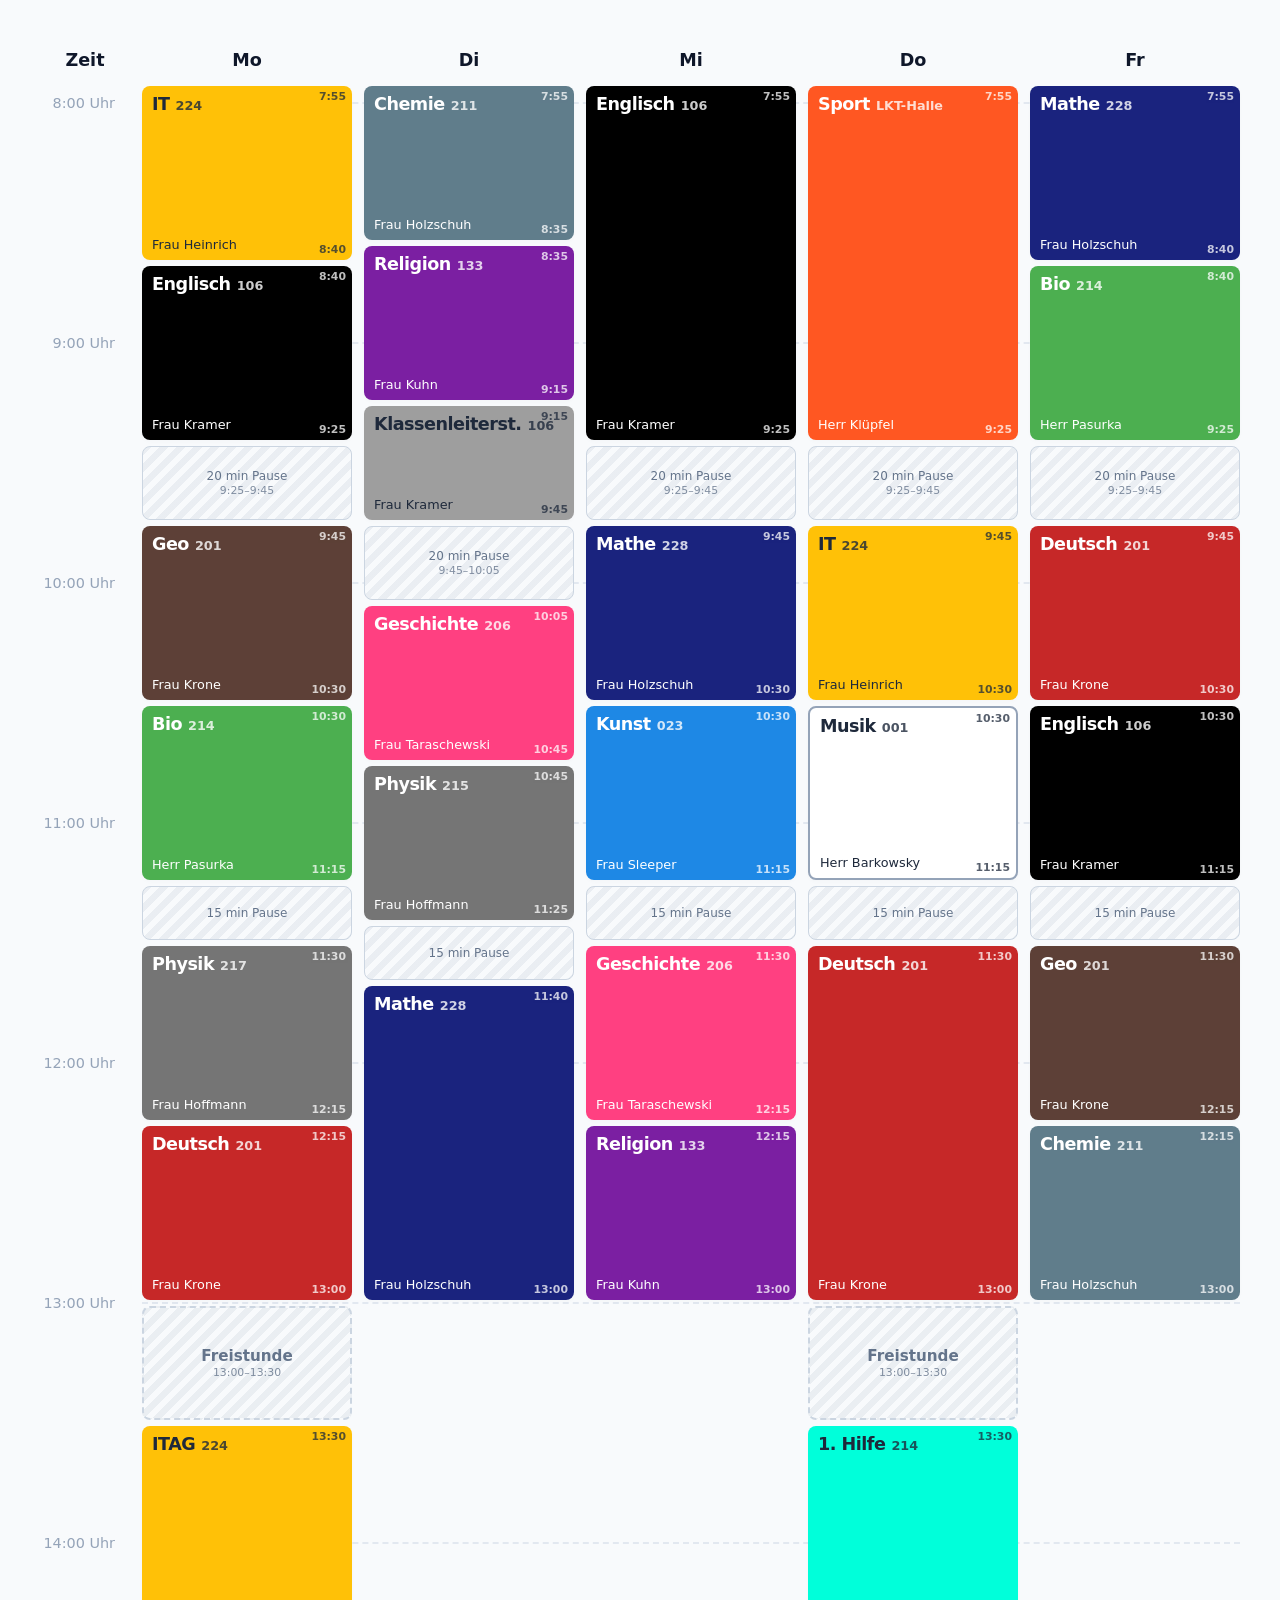
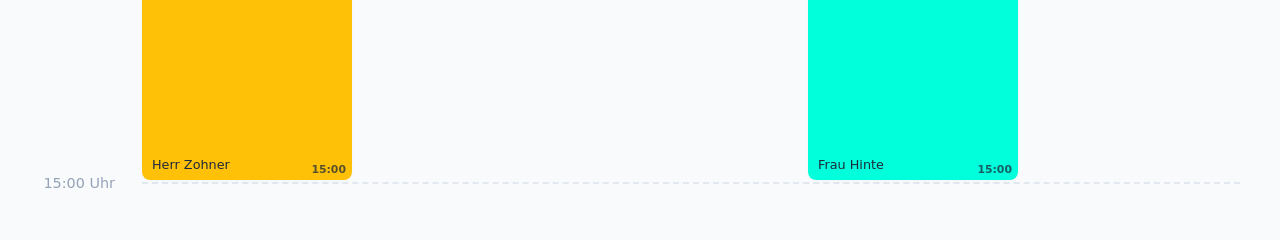
<file: test.html>
<!DOCTYPE html>
<html lang="de">
<head>
    <meta charset="UTF-8">
    <meta name="viewport" content="width=device-width, initial-scale=1.0">
    <title>Stundenplan</title>
    <style>
        :root {
            /* ============================================================
               FÄCHER – hier definieren (eine Zeile pro Fach)
               Format:  --fach-KÜRZEL: "Anzeigename | Lehrer | Raum | Farbe | Textfarbe (optional) | Randfarbe (optional)";
               (Textfarbe leer lassen = automatisch, z. B.  "... | #ffffff | | #000000"  für nur einen Rand)
               KÜRZEL = das Wort, das du unten im Plan eintippst (klein, ohne Leerzeichen)
               ============================================================ */
            --fach-it:         "IT | Frau Heinrich | 224 | #ffc107";
            --fach-englisch:   "Englisch | Frau Kramer | 106 | #000000";
            --fach-geo:        "Geo | Frau Krone | 201 | #5d4037";
            --fach-bio:        "Bio | Herr Pasurka | 214 | #4caf50";
            --fach-physik:     "Physik | Frau Hoffmann | 217 | #757575";
            --fach-deutsch:    "Deutsch | Frau Krone | 201 | #c62828";
            --fach-itag:       "ITAG | Herr Zohner | 224 | #ffc107";
            --fach-chemie:     "Chemie | Frau Holzschuh | 211 | #607d8b";
            --fach-religion:   "Religion | Frau Kuhn | 133 | #7b1fa2";
            --fach-kls:        "Klassenleiterst. | Frau Kramer | 106 | #9e9e9e";
            --fach-geschichte: "Geschichte | Frau Taraschewski | 206 | #ff4081";
            --fach-mathe:      "Mathe | Frau Holzschuh | 228 | #1a237e";
            --fach-kunst:      "Kunst | Frau Sleeper | 023 | #1e88e5";
            --fach-sport:      "Sport | Herr Klüpfel | LKT-Halle | #ff5722";
            --fach-musik:      "Musik | Herr Barkowsky | 001 | #ffffff | | #94A3B8";
            --fach-erstehilfe: "1. Hilfe | Frau Hinte | 214 | #00ffda";

            /* ============================================================
               ZEITEN – hier einstellbar
               ============================================================ */
            --start:  "7:55";     /* Beginn der 1. Stunde */
            --stunde: 45;         /* Länge einer Stunde in Minuten */
            --pausen: "20 15";    /* Länge der Pausen der Reihe nach (letzte Zahl gilt für alle weiteren) */
            --frei:   30;         /* Länge einer Freistunde (Standard = eine Stunde) */

            --bg: #F8FAFC;
            --grid-line: #E2E8F0;
        }
        body { font-family: 'Segoe UI', system-ui, sans-serif; background-color: var(--bg); color: #1E293B; margin: 0; padding: 40px 20px; }
        .timetable-grid { --rowgap: 6px; display: grid; gap: var(--rowgap) 12px; max-width: 1200px; margin: 0 auto; position: relative; }
        .day-header { grid-row: 1; font-size: 1.1rem; font-weight: bold; text-align: center; align-self: center; color: #0F172A; }
        .time-label { grid-column: 1; align-self: start; margin-top: calc(var(--rowgap) / -2); transform: translateY(-50%); white-space: nowrap; color: #94A3B8; font-size: 0.9rem; text-align: right; padding-right: 15px; font-weight: 500; z-index: 10; }
        .hour-line { grid-column: 2 / -1; align-self: start; height: 0; border-top: 2px dashed var(--grid-line); z-index: 1; pointer-events: none; margin-top: calc(var(--rowgap) / -2 - 1px); }
        .card { border-radius: 8px; padding: 8px 10px; display: flex; flex-direction: column; justify-content: space-between; position: relative; box-shadow: 0 2px 4px rgba(0,0,0,0.02); z-index: 5; color: #1E293B; overflow: hidden; }
        .card-top { display: flex; justify-content: flex-start; align-items: baseline; gap: 6px; }
        .subject-code { font-size: 1.1rem; font-weight: 800; letter-spacing: -0.5px; }
        .room-number { font-size: 0.8rem; font-weight: 600; opacity: 0.8; }
        .subject-details { font-size: 0.8rem; font-weight: 500; margin-top: auto; white-space: nowrap; overflow: hidden; text-overflow: ellipsis; }
        .time-badge { position: absolute; font-size: 0.68rem; font-weight: 600; opacity: 0.75; }
        .time-badge.start { top: 4px; right: 6px; }
        .time-badge.end { bottom: 4px; right: 6px; }
        .break-zone, .free-zone { z-index: 6; border-radius: 8px; display: flex; flex-direction: column; align-items: center; justify-content: center; text-align: center; line-height: 1.25; box-sizing: border-box; overflow: hidden;
            background: repeating-linear-gradient(135deg, rgba(148,163,184,.14) 0 6px, transparent 6px 12px), var(--bg); }
        .break-zone { color: #64748B; font-size: 0.75rem; font-weight: 500; border: 1px solid #CBD5E1; }
        .free-zone { color: #64748B; font-size: 0.95rem; font-weight: 700; border: 2px dashed #CBD5E1; }
        .free-zone small, .break-zone small { font-size: 0.68rem; font-weight: 500; opacity: .8; }
        .now-line { position: absolute; height: 2px; background: #3B82F6; z-index: 20; pointer-events: none; display: none; }
        .now-line::before { content: ""; position: absolute; left: -3px; top: -4px; width: 10px; height: 10px; border-radius: 50%; background: #3B82F6; }
        .fehler { max-width: 1200px; margin: 0 auto 20px; padding: 10px 14px; border-radius: 8px; background: #FEE2E2; color: #991B1B; font-size: 0.9rem; }
        .fehler:empty { display: none; }

        /* ---------- Handy / schmale Bildschirme ---------- */
        .timetable-grid { --zeitcol: 90px; }
        @media (max-width: 700px) {
            body { padding: 16px 8px; }
            .timetable-grid { --zeitcol: 40px; --rowgap: 4px; gap: var(--rowgap) 5px; }
            .day-header { font-size: 0.85rem; }
            .time-label { font-size: 0.68rem; padding-right: 4px; }
            .time-label .uhr { display: none; }
            .card { padding: 4px 4px; border-radius: 6px; }
            .card-top { flex-wrap: wrap; gap: 0 4px; }
            .subject-code { font-size: 0.62rem; letter-spacing: 0; overflow-wrap: anywhere; hyphens: auto; -webkit-hyphens: auto; }
            .room-number { font-size: 0.58rem; }
            .subject-details { font-size: 0.55rem; }
            .time-badge { display: none; }
            .break-zone, .free-zone { font-size: 0.6rem; border-radius: 6px; }
            .break-zone small, .free-zone small { display: none; }
        }
    </style>
</head>
<body>
    <div class="fehler" id="fehler"></div>
    <div class="timetable-grid" id="grid"></div>

    <!-- ================================================================
         STUNDENPLAN – hier eintippen (eine Zeile pro Tag)
         Einfach die Fächer nacheinander schreiben:

           Mathe Deutsch Pause Sport Sport Pause ...

         Regeln:
           • Ein Fach = eine Stunde (Länge oben in :root bei --stunde).
             Zwei gleiche hintereinander = eine Doppelstunde.
           • Pause  = Länge aus --pausen (1. Pause, 2. Pause, ...)
           • Frei   = Freistunde (Länge aus --frei, normalerweise eine Stunde)
           • Andere Länge:    Chemie:40   Pause:10   Frei:30
           • Anderer Raum:    Physik/215   (Raum nur an diesem Tag)
           • Beides:          Physik/215:40
           • Start-Uhrzeit steht oben in :root (--start). Zeilen mit # davor werden ignoriert.
         ================================================================ -->
    <script type="text/plain" id="plan">
Mo: IT Englisch Pause Geo Bio Pause Physik Deutsch Frei ITAG ITAG
Di: Chemie:40 Religion:40 Kls:30 Pause Geschichte:40 Physik/215:40 Pause Mathe:40 Mathe:40
Mi: Englisch Englisch Pause Mathe Kunst Pause Geschichte Religion
Do: Sport Sport Pause IT Musik Pause Deutsch Deutsch Frei Erstehilfe Erstehilfe
Fr: Mathe Bio Pause Deutsch Englisch Pause Geo Chemie
    </script>

    <script>
    /* ---------- ab hier nichts ändern nötig ---------- */
    (function () {
        var rs = getComputedStyle(document.documentElement);
        function cfg(name, def) { var v = rs.getPropertyValue(name).trim().replace(/^["']|["']$/g, ""); return v || def; }
        var st = cfg("--start", "7:55").split(":");
        var START = (parseInt(st[0], 10) || 7) * 60 + (parseInt(st[1], 10) || 0);
        var STUNDE = parseInt(cfg("--stunde", "45"), 10) || 45;
        var FREI = parseInt(cfg("--frei", "45"), 10) || STUNDE;
        var PAUSEN = cfg("--pausen", "20 15").split(/[\s,]+/).map(Number).filter(function (n) { return n > 0; });
        if (!PAUSEN.length) PAUSEN = [20, 15];
        var TAGE = ["mo", "di", "mi", "do", "fr", "sa"];
        var NAMEN = { mo: "Mo", di: "Di", mi: "Mi", "do": "Do", fr: "Fr", sa: "Sa" };
        var fehler = [];

        function fmt(m) { return Math.floor(m / 60) + ":" + String(m % 60).padStart(2, "0"); }
        function fg(hex) {
            var n = parseInt(hex.slice(1), 16), r = n >> 16, g = (n >> 8) & 255, b = n & 255;
            return (r * 299 + g * 587 + b * 114) / 1000 > 150 ? "#1E293B" : "#fff";
        }
        function el(cls, text, tag) {
            var e = document.createElement(tag || "div");
            if (cls) e.className = cls;
            if (text != null) e.textContent = text;
            return e;
        }

        /* Fächer aus :root lesen */
        function leseFaecher() {
            var out = {};
            for (var s = 0; s < document.styleSheets.length; s++) {
                var rules; try { rules = document.styleSheets[s].cssRules; } catch (e) { continue; }
                for (var i = 0; i < rules.length; i++) {
                    if (rules[i].selectorText !== ":root") continue;
                    var st = rules[i].style;
                    for (var j = 0; j < st.length; j++) {
                        var n = st[j];
                        if (n.indexOf("--fach-") !== 0) continue;
                        var v = st.getPropertyValue(n).trim().replace(/^["']|["']$/g, "");
                        var p = v.split("|").map(function (x) { return x.trim(); });
                        out[n.slice(7).toLowerCase()] = { name: p[0], lehrer: p[1] || "", raum: p[2] || "", farbe: p[3] || "#CBD5E1", text: p[4] || "", rand: p[5] || "" };
                    }
                }
            }
            return out;
        }
        var faecher = leseFaecher();

        /* Plan lesen */
        var plan = {};
        document.getElementById("plan").textContent.split("\n").forEach(function (z) {
            z = z.trim();
            if (!z || z[0] === "#" || z.slice(0, 2) === "//") return;
            var i = z.indexOf(":");
            if (i < 0) return;
            var tag = z.slice(0, i).trim().toLowerCase().slice(0, 2);
            if (TAGE.indexOf(tag) < 0) { fehler.push("Unbekannter Tag: " + z.slice(0, i)); return; }
            plan[tag] = z.slice(i + 1).trim().split(/\s+/).filter(Boolean);
        });
        var tage = TAGE.filter(function (t) { return plan[t]; });
        if (!tage.length) { document.getElementById("fehler").textContent = "Kein Plan gefunden – bitte Zeilen wie „Mo: Mathe Deutsch Pause“ eintragen."; return; }

        /* Zeiten berechnen */
        var items = [], maxEnd = START + 6 * 60;
        tage.forEach(function (t, ci) {
            var time = START, pausen = 0, last = null;
            plan[t].forEach(function (tok) {
                var teile = tok.split(":");
                var haupt = teile[0].split("/");
                var key0 = haupt[0], key = key0.toLowerCase(), raumOv = haupt[1] || "";
                var dur = parseInt(teile[1], 10) || 0;

                if (key === "pause") {
                    dur = dur || PAUSEN[Math.min(pausen++, PAUSEN.length - 1)];
                    items.push({ ci: ci, kind: "pause", start: time, dur: dur });
                    time += dur; last = null; return;
                }
                if (key === "frei") {
                    dur = dur || FREI;
                    items.push({ ci: ci, kind: "frei", start: time, dur: dur });
                    time += dur; last = null; return;
                }
                dur = dur || STUNDE;
                var f = faecher[key];
                if (!f) fehler.push("Fach „" + key0 + "“ (" + NAMEN[t] + ") ist oben in :root nicht definiert (--fach-" + key + ").");
                var raum = raumOv || (f ? f.raum : "");
                if (last && last.key === key && last.raum === raum) {
                    last.dur += dur;
                } else {
                    last = { ci: ci, kind: "fach", key: key, f: f, label: key0, raum: raum, start: time, dur: dur };
                    items.push(last);
                }
                time += dur;
            });
            maxEnd = Math.max(maxEnd, time);
        });

        /* Raster aufbauen */
        var grid = document.getElementById("grid");
        var endH = Math.ceil(maxEnd / 60);
        var rows = Math.round((endH * 60 - START) / 5) + 1;
        grid.style.gridTemplateColumns = "var(--zeitcol) repeat(" + tage.length + ", minmax(0, 1fr))";
        grid.style.gridTemplateRows = "40px repeat(" + rows + ", 14px)";

        var zeit = el("day-header", "Zeit"); zeit.style.gridColumn = 1; grid.appendChild(zeit);
        tage.forEach(function (t, ci) {
            var h = el("day-header", NAMEN[t]); h.style.gridColumn = ci + 2; grid.appendChild(h);
        });
        for (var h = Math.floor(START / 60) + (START % 60 ? 1 : 0); h <= endH; h++) {
            var row = 2 + Math.round((h * 60 - START) / 5);
            var l = el("time-label", h + ":00 "); l.appendChild(el("uhr", "Uhr", "span")); l.style.gridRow = row; grid.appendChild(l);
            var ln = el("hour-line"); ln.style.gridRow = row; grid.appendChild(ln);
        }

        items.forEach(function (it) {
            var e, row = 2 + Math.round((it.start - START) / 5), span = Math.max(1, Math.round(it.dur / 5));
            var zeitText = fmt(it.start) + "–" + fmt(it.start + it.dur);
            if (it.kind === "pause") {
                e = el("break-zone"); e.title = zeitText;
                e.appendChild(el("", it.dur + " min Pause", "span"));
                if (span >= 4) e.appendChild(el("", zeitText, "small"));
            } else if (it.kind === "frei") {
                e = el("free-zone"); e.title = zeitText;
                e.appendChild(el("", "Freistunde", "span"));
                if (span >= 4) e.appendChild(el("", zeitText, "small"));
            }
            else {
                e = el("card");
                var f = it.f || { name: it.label, lehrer: "", farbe: "#E5E7EB", text: "" };
                e.style.background = f.farbe;
                e.style.color = f.text || fg(f.farbe);
                if (f.rand) e.style.border = "2px solid " + f.rand;
                var top = el("card-top");
                top.appendChild(el("subject-code", f.name, "span"));
                if (it.raum) top.appendChild(el("room-number", it.raum, "span"));
                e.appendChild(top);
                e.appendChild(el("subject-details", f.lehrer));
                e.appendChild(el("time-badge start", fmt(it.start), "span"));
                e.appendChild(el("time-badge end", fmt(it.start + it.dur), "span"));
            }
            e.style.gridColumn = it.ci + 2;
            e.style.gridRow = row + " / span " + span;
            grid.appendChild(e);
        });

        /* Blaue "Jetzt"-Linie im heutigen Tag */
        var jetzt = el("now-line");
        grid.appendChild(jetzt);
        function zeigeJetzt() {
            var d = new Date();
            var ci = tage.indexOf(["so", "mo", "di", "mi", "do", "fr", "sa"][d.getDay()]);
            var m = d.getHours() * 60 + d.getMinutes() + d.getSeconds() / 60;
            if (ci < 0 || m < START || m > endH * 60) { jetzt.style.display = "none"; return; }
            var kopf = grid.querySelectorAll(".day-header")[ci + 1];
            var gap = parseFloat(getComputedStyle(grid).rowGap) || 6;
            jetzt.style.left = kopf.offsetLeft + "px";
            jetzt.style.width = kopf.offsetWidth + "px";
            jetzt.style.top = (40 + gap + (m - START) / 5 * (14 + gap) - gap / 2 - 1) + "px";
            jetzt.style.display = "block";
        }
        zeigeJetzt();
        setInterval(zeigeJetzt, 30000);
        window.addEventListener("resize", zeigeJetzt);

        document.getElementById("fehler").textContent = fehler.join(" ");
    })();
    </script>
</body>
</html>
</file>
